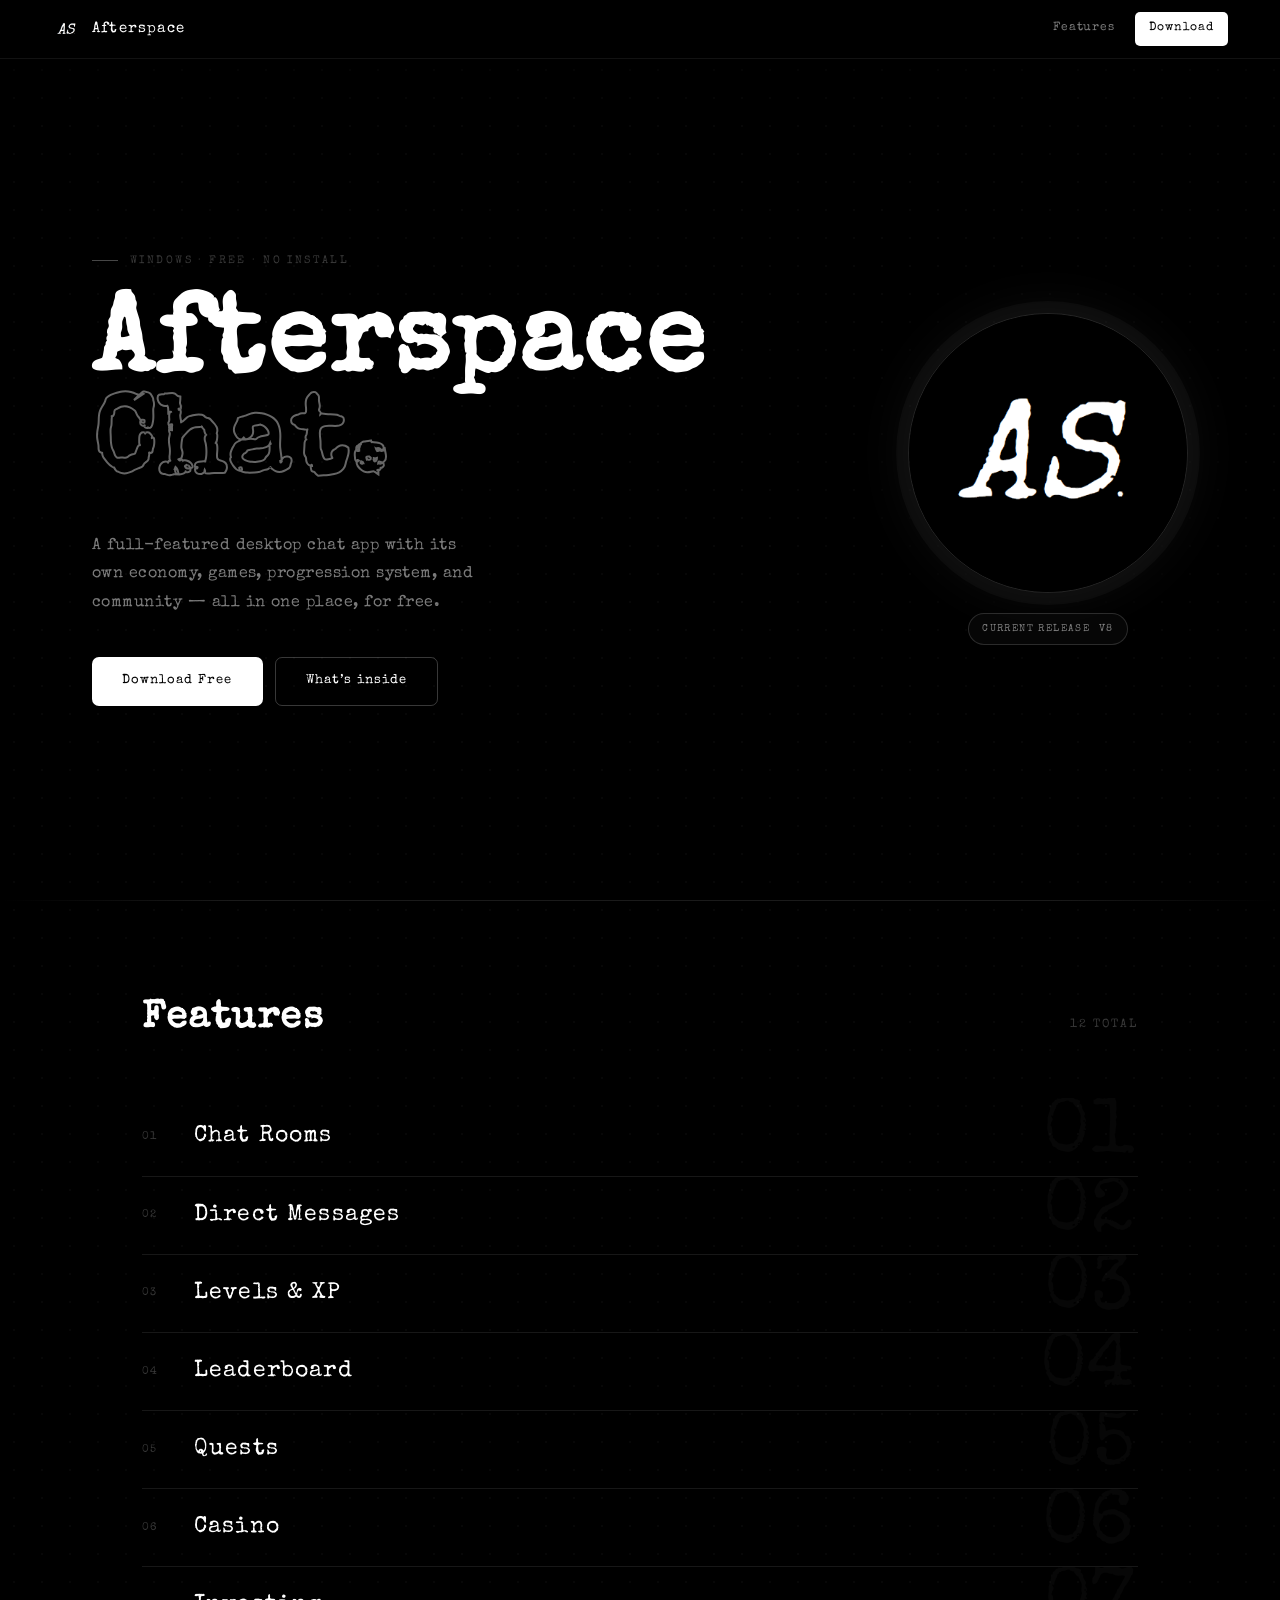
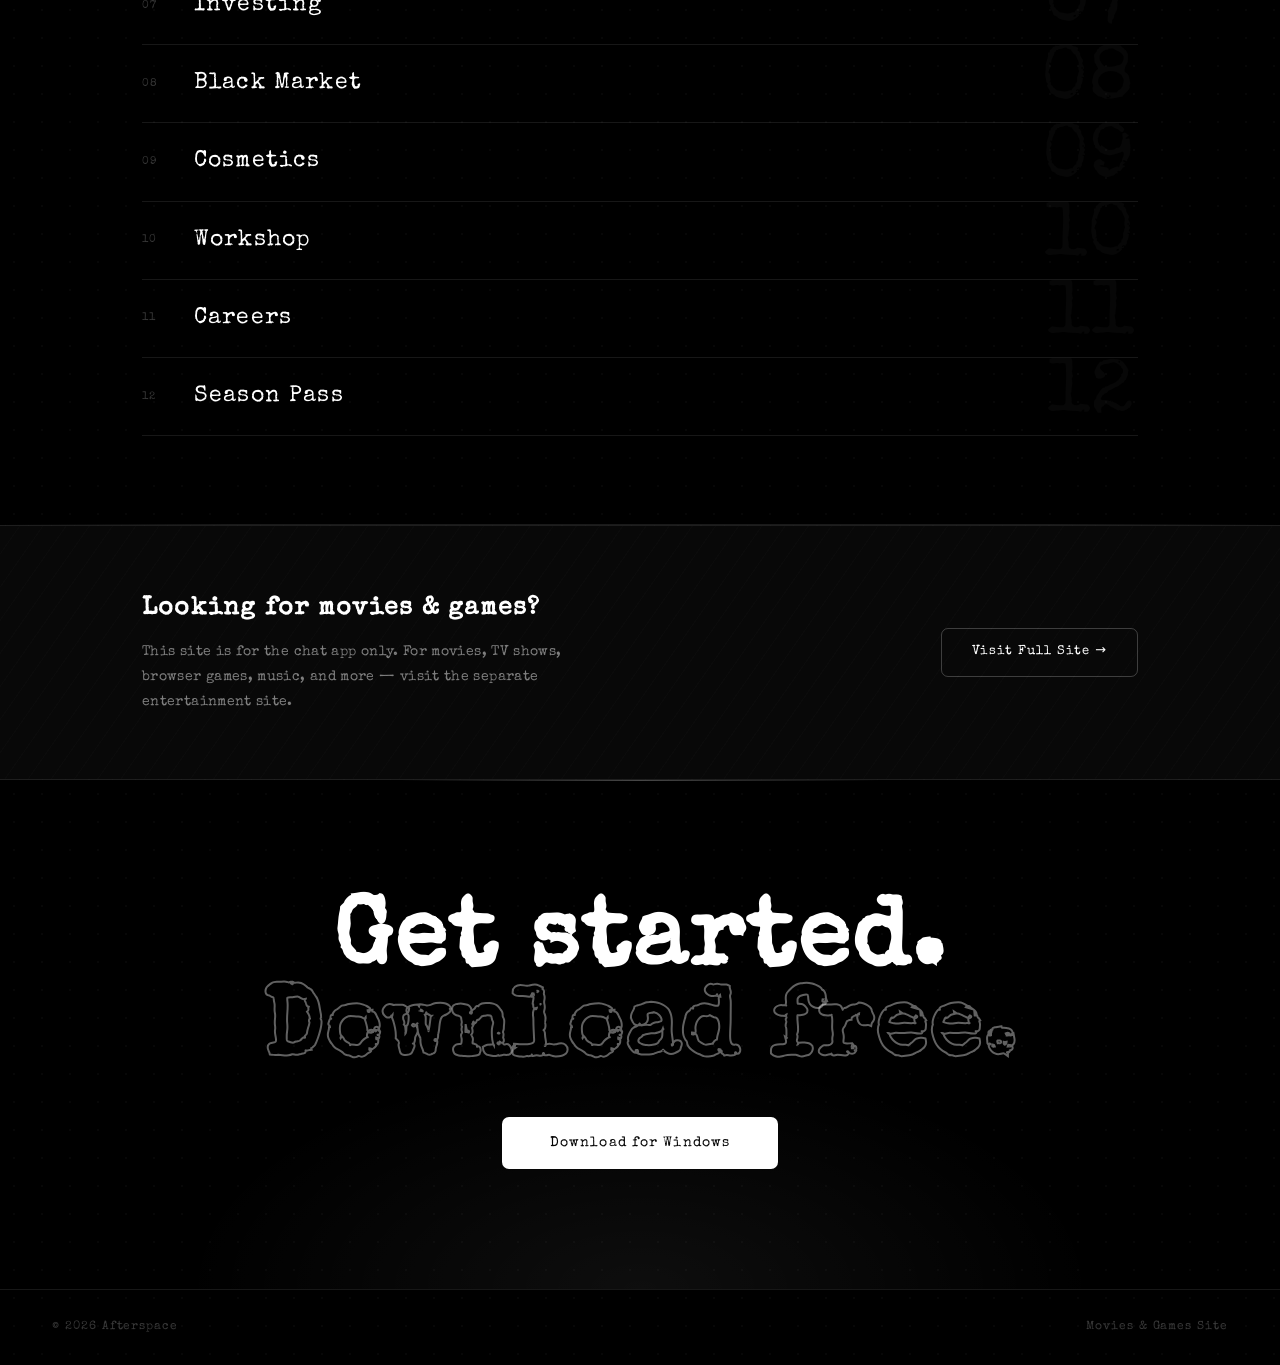
<file: index.html>
<!DOCTYPE html>
<html lang="en">
<head>
  <meta charset="UTF-8">
  <meta name="viewport" content="width=device-width, initial-scale=1.0">
  <title>Afterspace - Chat</title>
  <meta name="description" content="Afterspace is a desktop chat app with custom servers, an economy, games, and community progression.">
  <meta property="og:title" content="Afterspace - Chat">
  <meta property="og:description" content="Download Afterspace V8 for Windows.">
  <meta property="og:image" content="assets/afterspace-logo.png">
  <link rel="icon" type="image/png" href="assets/afterspace-logo.png">
  <link rel="stylesheet" href="assets/style.css">
</head>
<body>

<nav>
  <a class="nav-logo" href="index.html">
    <img src="assets/afterspace-logo.png" alt="Afterspace logo">
    Afterspace
  </a>
  <div class="nav-right">
    <a href="#features">Features</a>
    <a href="download.html" class="nav-dl">Download</a>
  </div>
</nav>

<!-- Hero -->
<section class="hero">
  <div class="hero-left">
    <span class="hero-kicker">Windows &middot; Free &middot; No install</span>
    <h1>
      Afterspace
      <span class="hollow">Chat.</span>
    </h1>
    <p class="hero-desc">
      A full-featured desktop chat app with its own economy,
      games, progression system, and community — all in one place,
      for free.
    </p>
    <div class="hero-btns">
      <a href="download.html" class="btn btn-white">Download Free</a>
      <a href="#features" class="btn btn-outline">What&rsquo;s inside</a>
    </div>
  </div>
  <div class="hero-right">
    <div class="hero-brand">
      <img class="hero-logo" src="assets/afterspace-logo.png" alt="Afterspace">
      <span class="version-chip">Current release&nbsp; V8</span>
    </div>
  </div>
</section>

<hr>

<!-- Features -->
<section class="features" id="features">
  <div class="features-header">
    <h2>Features</h2>
    <span>12 total</span>
  </div>

  <div class="feat-item" data-n="01">
    <span class="feat-n">01</span>
    <span class="feat-name">Chat Rooms</span>
    <span class="feat-tag">Real-time messaging</span>
  </div>
  <div class="feat-item" data-n="02">
    <span class="feat-n">02</span>
    <span class="feat-name">Direct Messages</span>
    <span class="feat-tag">Private conversations</span>
  </div>
  <div class="feat-item" data-n="03">
    <span class="feat-n">03</span>
    <span class="feat-name">Levels &amp; XP</span>
    <span class="feat-tag">Progression system</span>
  </div>
  <div class="feat-item" data-n="04">
    <span class="feat-n">04</span>
    <span class="feat-name">Leaderboard</span>
    <span class="feat-tag">Community rankings</span>
  </div>
  <div class="feat-item" data-n="05">
    <span class="feat-n">05</span>
    <span class="feat-name">Quests</span>
    <span class="feat-tag">Daily &amp; weekly goals</span>
  </div>
  <div class="feat-item" data-n="06">
    <span class="feat-n">06</span>
    <span class="feat-name">Casino</span>
    <span class="feat-tag">In-app games</span>
  </div>
  <div class="feat-item" data-n="07">
    <span class="feat-n">07</span>
    <span class="feat-name">Investing</span>
    <span class="feat-tag">In-app economy</span>
  </div>
  <div class="feat-item" data-n="08">
    <span class="feat-n">08</span>
    <span class="feat-name">Black Market</span>
    <span class="feat-tag">Rare items</span>
  </div>
  <div class="feat-item" data-n="09">
    <span class="feat-n">09</span>
    <span class="feat-name">Cosmetics</span>
    <span class="feat-tag">Profile customisation</span>
  </div>
  <div class="feat-item" data-n="10">
    <span class="feat-n">10</span>
    <span class="feat-name">Workshop</span>
    <span class="feat-tag">Create &amp; trade</span>
  </div>
  <div class="feat-item" data-n="11">
    <span class="feat-n">11</span>
    <span class="feat-name">Careers</span>
    <span class="feat-tag">Passive income</span>
  </div>
  <div class="feat-item" data-n="12">
    <span class="feat-n">12</span>
    <span class="feat-name">Season Pass</span>
    <span class="feat-tag">Seasonal rewards</span>
  </div>

</section>

<hr>

<!-- Elsewhere -->
<div class="elsewhere">
  <div class="inner">
    <div class="elsewhere-copy">
      <h3>Looking for movies &amp; games?</h3>
      <p>
        This site is for the chat app only. For movies, TV shows, browser games,
        music, and more &mdash; visit the separate entertainment site.
      </p>
    </div>
    <a
      href="https://sites.google.com/view/afterspaced/home?authuser=0"
      target="_blank" rel="noopener"
      class="btn btn-outline"
      style="white-space:nowrap;flex-shrink:0;"
    >
      Visit Full Site &rarr;
    </a>
  </div>
</div>

<!-- CTA -->
<div class="cta">
  <h2>
    Get started.
    <span class="hollow">Download free.</span>
  </h2>
  <a href="download.html" class="btn btn-white" style="font-size:14px;padding:15px 48px;">Download for Windows</a>
</div>

<footer>
  <span>&copy; 2026 Afterspace</span>
  <a href="https://sites.google.com/view/afterspaced/home?authuser=0" target="_blank" rel="noopener">Movies &amp; Games Site</a>
</footer>

</body>
</html>
</file>
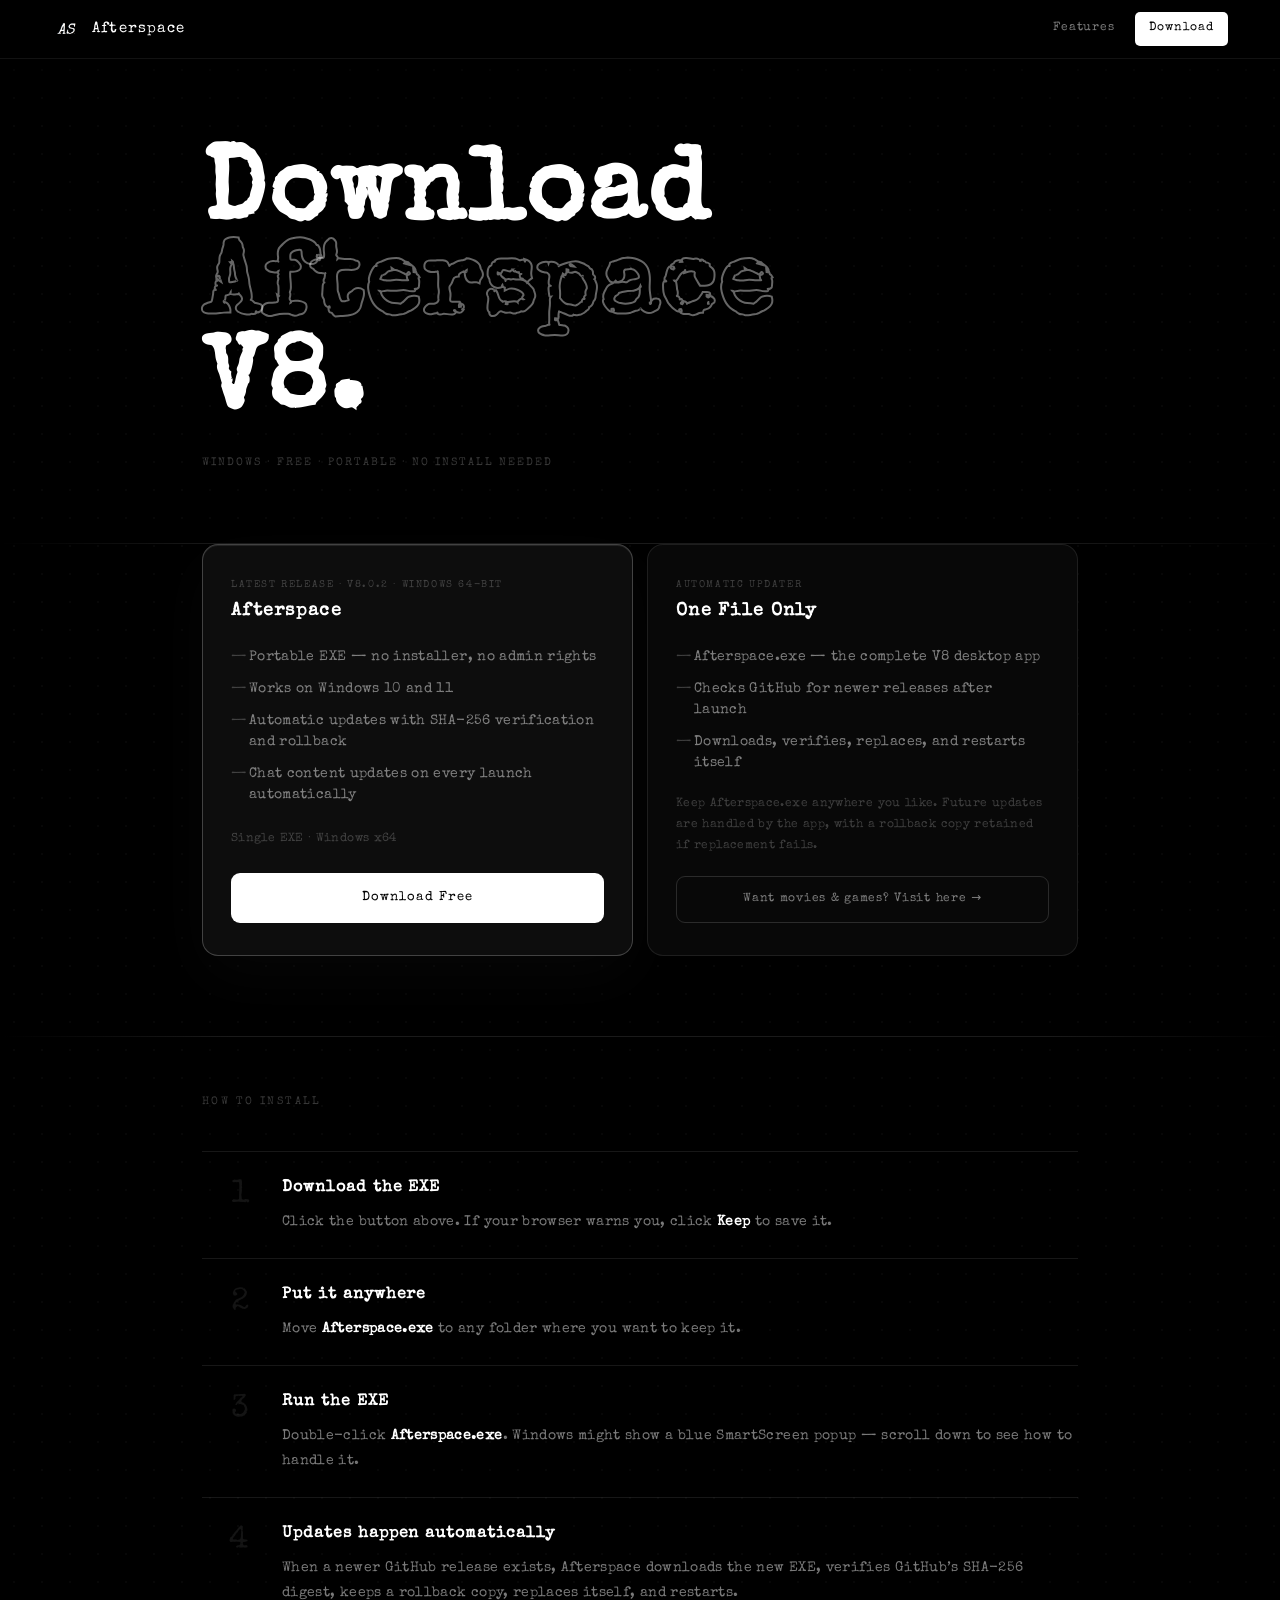
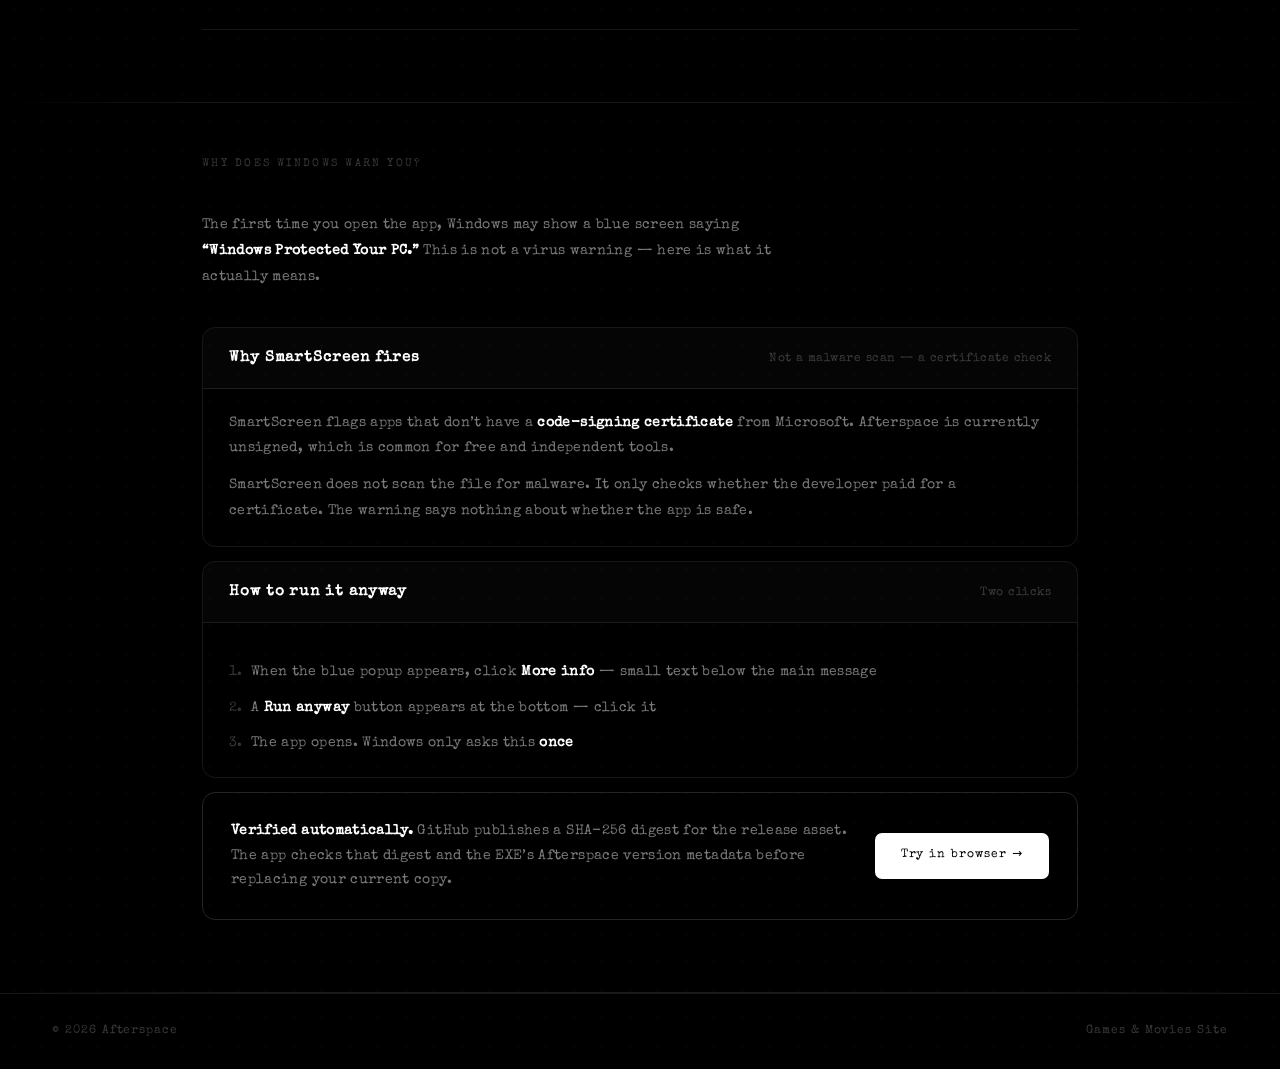
<file: download.html>
<!DOCTYPE html>
<html lang="en">
<head>
  <meta charset="UTF-8">
  <meta name="viewport" content="width=device-width, initial-scale=1.0">
  <title>Download Afterspace V8.0.2</title>
  <meta name="description" content="Download Afterspace V8 for Windows. Free, portable, and no installation required.">
  <meta property="og:title" content="Download Afterspace V8.0.2">
  <meta property="og:image" content="assets/afterspace-logo.png">
  <link rel="icon" type="image/png" href="assets/afterspace-logo.png">
  <link rel="stylesheet" href="assets/style.css">
</head>
<body>

<nav>
  <a class="nav-logo" href="index.html">
    <img src="assets/afterspace-logo.png" alt="Afterspace logo">
    Afterspace
  </a>
  <div class="nav-right">
    <a href="index.html#features">Features</a>
    <a href="download.html" class="nav-dl">Download</a>
  </div>
</nav>

<div class="dl-hero">
  <h1>
    Download
    <span class="hollow">Afterspace</span>
    V8.
  </h1>
  <p class="dl-hero-sub">Windows &middot; Free &middot; Portable &middot; No install needed</p>
</div>

<hr>

<div class="dl-cards">

  <div class="dl-card primary">
    <div>
      <p class="dl-card-label">Latest Release &middot; V8.0.2 &middot; Windows 64-bit</p>
      <h3>Afterspace</h3>
    </div>
    <ul class="dl-list">
      <li>Portable EXE &mdash; no installer, no admin rights</li>
      <li>Works on Windows 10 and 11</li>
      <li>Automatic updates with SHA-256 verification and rollback</li>
      <li>Chat content updates on every launch automatically</li>
    </ul>
    <p class="dl-card-note">Single EXE &middot; Windows x64</p>
    <a
      href="https://github.com/V3RT1G06/Afterspace-Publisher/releases/latest/download/Afterspace.exe"
      class="btn-dl"
      download
    >
      Download Free
    </a>
  </div>

  <div class="dl-card">
    <div>
      <p class="dl-card-label">Automatic Updater</p>
      <h3>One File Only</h3>
    </div>
    <ul class="dl-list">
      <li>Afterspace.exe &mdash; the complete V8 desktop app</li>
      <li>Checks GitHub for newer releases after launch</li>
      <li>Downloads, verifies, replaces, and restarts itself</li>
    </ul>
    <p class="dl-card-note">
      Keep Afterspace.exe anywhere you like. Future updates are handled by the app,
      with a rollback copy retained if replacement fails.
    </p>
    <a
      href="https://sites.google.com/view/afterspaced/home?authuser=0"
      target="_blank" rel="noopener"
      class="btn-alt"
    >
      Want movies &amp; games? Visit here &rarr;
    </a>
  </div>

</div>

<hr>

<div class="dl-section">
  <p class="dl-section-label">How to Install</p>
  <div class="step-list">
    <div class="step">
      <span class="step-n">1</span>
      <div class="step-body">
        <h4>Download the EXE</h4>
        <p>Click the button above. If your browser warns you, click <b>Keep</b> to save it.</p>
      </div>
    </div>
    <div class="step">
      <span class="step-n">2</span>
      <div class="step-body">
        <h4>Put it anywhere</h4>
        <p>Move <b>Afterspace.exe</b> to any folder where you want to keep it.</p>
      </div>
    </div>
    <div class="step">
      <span class="step-n">3</span>
      <div class="step-body">
        <h4>Run the EXE</h4>
        <p>Double-click <b>Afterspace.exe</b>. Windows might show a blue SmartScreen popup &mdash; scroll down to see how to handle it.</p>
      </div>
    </div>
    <div class="step">
      <span class="step-n">4</span>
      <div class="step-body">
        <h4>Updates happen automatically</h4>
        <p>When a newer GitHub release exists, Afterspace downloads the new EXE, verifies GitHub&rsquo;s SHA-256 digest, keeps a rollback copy, replaces itself, and restarts.</p>
      </div>
    </div>
  </div>
</div>

<hr>

<div class="dl-section" style="padding-top:52px;">
  <p class="dl-section-label">Why does Windows warn you?</p>
  <p style="font-size:.9rem;color:var(--dim);letter-spacing:.025em;line-height:1.8;max-width:600px;margin-bottom:36px;">
    The first time you open the app, Windows may show a blue screen saying
    <b style="color:var(--white)">&ldquo;Windows Protected Your PC.&rdquo;</b>
    This is not a virus warning &mdash; here is what it actually means.
  </p>

  <div class="ss-box">
    <div class="ss-box-head">
      <h4>Why SmartScreen fires</h4>
      <span>Not a malware scan &mdash; a certificate check</span>
    </div>
    <div class="ss-box-body">
      <p>SmartScreen flags apps that don&rsquo;t have a <b>code-signing certificate</b> from Microsoft. Afterspace is currently unsigned, which is common for free and independent tools.</p>
      <p>SmartScreen does not scan the file for malware. It only checks whether the developer paid for a certificate. The warning says nothing about whether the app is safe.</p>
    </div>
  </div>

  <div class="ss-box">
    <div class="ss-box-head">
      <h4>How to run it anyway</h4>
      <span>Two clicks</span>
    </div>
    <div class="ss-box-body">
      <ul class="ss-steps">
        <li data-n="1.">When the blue popup appears, click <b>More info</b> &mdash; small text below the main message</li>
        <li data-n="2.">A <b>Run anyway</b> button appears at the bottom &mdash; click it</li>
        <li data-n="3.">The app opens. Windows only asks this <b>once</b></li>
      </ul>
    </div>
  </div>

  <div class="verify-strip">
    <p><b>Verified automatically.</b> GitHub publishes a SHA-256 digest for the release asset. The app checks that digest and the EXE&rsquo;s Afterspace version metadata before replacing your current copy.</p>
    <a
      href="https://sites.google.com/view/afterspaced/home?authuser=0"
      target="_blank" rel="noopener"
      class="btn btn-white"
      style="flex-shrink:0;white-space:nowrap;padding:13px 26px;font-size:12px;letter-spacing:.08em;"
    >
      Try in browser &rarr;
    </a>
  </div>
</div>

<hr>

<footer>
  <span>&copy; 2026 Afterspace</span>
  <a href="https://sites.google.com/view/afterspaced/home?authuser=0" target="_blank" rel="noopener">Games &amp; Movies Site</a>
</footer>

</body>
</html>
</file>
<file: assets/style.css>
@import url('https://fonts.googleapis.com/css2?family=Special+Elite&display=swap');

*, *::before, *::after { box-sizing: border-box; margin: 0; padding: 0; }

:root {
  --bg:    #000;
  --s1:    #080808;
  --white: #fff;
  --dim:   rgba(255,255,255,.48);
  --dim2:  rgba(255,255,255,.22);
  --line:  rgba(255,255,255,.09);
}

html { scroll-behavior: smooth; }
*, input, button, textarea, select { font-family: 'Special Elite', system-ui, sans-serif; }

body {
  background: var(--bg);
  background-image: radial-gradient(rgba(255,255,255,.028) 1px, transparent 1px);
  background-size: 28px 28px;
  color: var(--white);
  font-size: 16px;
  line-height: 1.6;
  overflow-x: hidden;
}

a { color: inherit; text-decoration: none; }

/* ── Nav ─────────────────────────────────────────── */
nav {
  position: fixed; top: 0; left: 0; right: 0; z-index: 200;
  height: 58px;
  display: flex; align-items: center;
  padding: 0 52px;
  background: rgba(0,0,0,.82);
  backdrop-filter: blur(18px);
  -webkit-backdrop-filter: blur(18px);
  box-shadow: 0 1px 0 rgba(255,255,255,.07), 0 8px 28px rgba(0,0,0,.55);
}
.nav-logo {
  display: flex; align-items: center; gap: 10px;
  font-size: 15px; letter-spacing: .08em; color: var(--white);
}
.nav-logo img { width: 30px; height: 30px; border-radius: 7px; object-fit: cover; }
.nav-right { margin-left: auto; display: flex; align-items: center; gap: 6px; }
.nav-right a {
  font-size: 12px; letter-spacing: .08em; color: var(--dim);
  padding: 7px 14px; border-radius: 5px;
  transition: color .12s, background .12s;
}
.nav-right a:hover { color: var(--white); background: rgba(255,255,255,.07); }
.nav-dl { background: var(--white) !important; color: #000 !important; }
.nav-dl:hover { opacity: .82 !important; }

/* ── Buttons ─────────────────────────────────────── */
.btn {
  display: inline-flex; align-items: center; gap: 8px;
  padding: 13px 30px; border-radius: 7px;
  font-size: 13px; letter-spacing: .08em;
  transition: opacity .12s, transform .1s;
  cursor: pointer; border: none; outline: none;
  text-decoration: none;
}
.btn:active { transform: scale(.97); }
.btn-white  { background: var(--white); color: #000; }
.btn-white:hover { opacity: .82; }
.btn-outline {
  background: transparent; color: var(--white);
  border: 1px solid rgba(255,255,255,.22);
}
.btn-outline:hover { border-color: rgba(255,255,255,.55); }

hr {
  border: none;
  height: 1px;
  background: linear-gradient(90deg, transparent 0%, rgba(255,255,255,.1) 18%, rgba(255,255,255,.1) 82%, transparent 100%);
}

/* ── Hero ────────────────────────────────────────── */
.hero {
  min-height: 100vh;
  display: flex; align-items: center;
  padding: 58px 52px 0;
  gap: 60px;
  max-width: 1200px;
  margin: 0 auto;
}

.hero-left { flex: 1; min-width: 0; }

.hero-kicker {
  font-size: 11px; letter-spacing: .22em; text-transform: uppercase;
  color: var(--dim2); margin-bottom: 28px;
  display: flex; align-items: center; gap: 12px;
}
.hero-kicker::before {
  content: '';
  display: block; width: 26px; height: 1px;
  background: rgba(255,255,255,.28); flex-shrink: 0;
}

.hero-left h1 {
  font-size: clamp(3.8rem, 8.5vw, 8rem);
  line-height: .93; letter-spacing: .02em;
  color: var(--white); margin-bottom: 32px;
}
.hero-left h1 .hollow {
  display: block; color: transparent;
  -webkit-text-stroke: 2px rgba(255,255,255,.4);
}

.hero-desc {
  font-size: .98rem; color: var(--dim);
  line-height: 1.82; letter-spacing: .03em;
  max-width: 400px; margin-bottom: 40px;
}

.hero-btns { display: flex; gap: 12px; flex-wrap: wrap; }

.hero-right {
  flex-shrink: 0;
  display: flex; align-items: center; justify-content: center;
}
.hero-brand { display:flex; flex-direction:column; align-items:center; gap:20px; }
.hero-logo {
  width: clamp(180px, 22vw, 280px);
  height: clamp(180px, 22vw, 280px);
  border-radius: 50%; object-fit: cover;
  border: 1px solid rgba(255,255,255,.14);
  box-shadow:
    0 0 0 12px rgba(255,255,255,.03),
    0 0 60px rgba(255,255,255,.06),
    0 32px 80px rgba(0,0,0,.9);
  animation: logoGlow 5s ease-in-out infinite;
}
.version-chip {
  border: 1px solid rgba(255,255,255,.15);
  border-radius: 999px;
  padding: 7px 13px;
  color: var(--dim);
  font-size: 10px;
  letter-spacing: .14em;
  text-transform: uppercase;
  background: rgba(255,255,255,.025);
}
@keyframes logoGlow {
  0%, 100% {
    box-shadow:
      0 0 0 12px rgba(255,255,255,.03),
      0 0 60px rgba(255,255,255,.06),
      0 32px 80px rgba(0,0,0,.9);
  }
  50% {
    box-shadow:
      0 0 0 22px rgba(255,255,255,.055),
      0 0 100px rgba(255,255,255,.12),
      0 32px 80px rgba(0,0,0,.9);
  }
}
@media (prefers-reduced-motion: reduce) { .hero-logo { animation: none; } }

@media (max-width: 820px) {
  .hero { flex-direction: column-reverse; align-items: flex-start; padding-top: 100px; gap: 32px; }
  .hero-logo { width: 120px; height: 120px; }
  .hero-left h1 { font-size: clamp(3rem, 13vw, 5rem); }
  .hero-desc { max-width: 100%; }
}
@media (max-width: 520px) {
  .hero { padding-left: 24px; padding-right: 24px; }
}

/* ── Features ────────────────────────────────────── */
.features {
  max-width: 1100px; margin: 0 auto;
  padding: 88px 52px;
}
@media (max-width: 520px) { .features { padding: 64px 24px; } }

.features-header {
  display: flex; align-items: baseline;
  justify-content: space-between;
  margin-bottom: 48px;
}
.features-header h2 {
  font-size: clamp(1.6rem, 3vw, 2.4rem);
  letter-spacing: .04em;
}
.features-header span {
  font-size: .75rem; letter-spacing: .16em;
  text-transform: uppercase; color: var(--dim2);
}

.feat-item {
  display: flex; align-items: center;
  gap: 28px; padding: 20px 0;
  border-bottom: 1px solid var(--line);
  transition: padding-left .18s ease, background .18s;
  cursor: default;
  position: relative; overflow: hidden;
}
.feat-item:first-of-type { border-top: 1px solid var(--line); }
.feat-item:hover { padding-left: 10px; background: rgba(255,255,255,.018); }

/* Ghost number watermark — large, pulled right, dims in on hover */
.feat-item::after {
  content: attr(data-n);
  position: absolute; right: 4px; top: 50%;
  transform: translateY(-50%);
  font-size: 4.8rem; line-height: 1;
  color: rgba(255,255,255,.028);
  pointer-events: none; user-select: none;
  transition: color .2s, right .2s;
  z-index: 0;
}
.feat-item:hover::after { color: rgba(255,255,255,.07); right: 8px; }

.feat-n {
  font-size: 11px; letter-spacing: .08em; color: var(--dim2);
  flex-shrink: 0; width: 24px;
  position: relative; z-index: 1;
}
.feat-name {
  font-size: clamp(1.05rem, 2vw, 1.45rem);
  letter-spacing: .05em; color: var(--white);
  flex: 1;
  position: relative; z-index: 1;
}
.feat-tag {
  font-size: .72rem; letter-spacing: .1em; text-transform: uppercase;
  color: var(--dim2); flex-shrink: 0;
  display: none;
  position: relative; z-index: 1;
}
.feat-item:hover .feat-tag { display: block; }

@media (max-width: 600px) {
  .feat-item { gap: 16px; }
  .feat-name { font-size: 1rem; }
  .feat-tag { display: none !important; }
}

/* ── Elsewhere ───────────────────────────────────── */
.elsewhere {
  background: var(--s1);
  background-image: repeating-linear-gradient(
    -55deg,
    transparent,
    transparent 18px,
    rgba(255,255,255,.013) 18px,
    rgba(255,255,255,.013) 19px
  );
  border-top: 1px solid var(--line);
  border-bottom: 1px solid var(--line);
}
.elsewhere .inner {
  max-width: 1100px; margin: 0 auto;
  padding: 64px 52px;
  display: flex; align-items: center;
  justify-content: space-between;
  gap: 40px; flex-wrap: wrap;
}
@media (max-width: 520px) { .elsewhere .inner { padding: 52px 24px; } }

.elsewhere-copy h3 {
  font-size: clamp(1.1rem, 2.5vw, 1.55rem);
  letter-spacing: .05em; margin-bottom: 10px;
}
.elsewhere-copy p {
  font-size: .9rem; color: var(--dim);
  letter-spacing: .025em; line-height: 1.75;
  max-width: 440px;
}

/* ── CTA ─────────────────────────────────────────── */
.cta {
  text-align: center;
  padding: 120px 52px;
  position: relative; overflow: hidden;
}
.cta::before {
  content: '';
  position: absolute; top: 0; left: 50%; transform: translateX(-50%);
  width: 480px; height: 1px;
  background: linear-gradient(90deg, transparent, rgba(255,255,255,.28), transparent);
}
.cta::after {
  content: '';
  position: absolute; bottom: 0; left: 50%;
  transform: translateX(-50%);
  width: 100%; height: 70%;
  background: radial-gradient(ellipse 55% 100% at 50% 100%, rgba(255,255,255,.055) 0%, transparent 65%);
  pointer-events: none;
}
.cta h2 {
  font-size: clamp(3rem, 7.5vw, 6.5rem);
  line-height: .94; letter-spacing: .02em;
  margin-bottom: 36px;
}
.cta h2 .hollow {
  display: block; color: transparent;
  -webkit-text-stroke: 2px rgba(255,255,255,.38);
}

@media (max-width: 520px) { .cta { padding: 80px 24px; } }

/* ── Footer ──────────────────────────────────────── */
footer {
  padding: 28px 52px;
  border-top: 1px solid var(--line);
  display: flex; align-items: center;
  justify-content: space-between;
  flex-wrap: wrap; gap: 12px;
  font-size: .74rem; letter-spacing: .08em; color: var(--dim2);
}
footer a {
  color: var(--dim2);
  text-decoration: underline;
  text-decoration-color: transparent;
  text-underline-offset: 3px;
  transition: color .12s, text-decoration-color .12s;
}
footer a:hover { color: var(--white); text-decoration-color: rgba(255,255,255,.4); }
@media (max-width: 520px) { footer { padding: 24px; flex-direction: column; text-align: center; } }

/* ══════════════════════════════════════════════════
   DOWNLOAD PAGE
══════════════════════════════════════════════════ */
.dl-hero {
  padding: 150px 52px 72px;
  max-width: 980px; margin: 0 auto;
}
.dl-hero h1 {
  font-size: clamp(3.2rem, 8vw, 7rem);
  line-height: .93; letter-spacing: .02em; margin-bottom: 18px;
}
.dl-hero h1 .hollow {
  display: block; color: transparent;
  -webkit-text-stroke: 2px rgba(255,255,255,.4);
}
.dl-hero-sub {
  font-size: 11px; letter-spacing: .18em;
  text-transform: uppercase; color: var(--dim2);
}

.dl-cards {
  max-width: 980px; margin: 0 auto;
  padding: 0 52px 80px;
  display: grid; grid-template-columns: 1fr 1fr; gap: 14px;
}
@media (max-width: 640px) {
  .dl-hero { padding: 120px 24px 56px; }
  .dl-cards { grid-template-columns: 1fr; padding-left: 24px; padding-right: 24px; }
}

.dl-card {
  background: var(--s1);
  border: 1px solid var(--line);
  border-radius: 16px; padding: 32px 28px;
  display: flex; flex-direction: column; gap: 20px;
}
.dl-card.primary {
  border-color: rgba(255,255,255,.22);
  background: #0d0d0d;
  box-shadow:
    0 20px 60px rgba(255,255,255,.025),
    inset 0 1px 0 rgba(255,255,255,.09);
}

.dl-card-label {
  font-size: 10px; letter-spacing: .16em;
  text-transform: uppercase; color: var(--dim2);
}
.dl-card h3 { font-size: 1.15rem; letter-spacing: .07em; margin-top: 4px; }

.dl-list {
  list-style: none;
  display: flex; flex-direction: column; gap: 11px;
}
.dl-list li {
  font-size: .88rem; color: var(--dim);
  letter-spacing: .025em; line-height: 1.5;
  padding-left: 18px; position: relative;
}
.dl-list li::before { content: '—'; position: absolute; left: 0; color: var(--dim2); }

.dl-card-note {
  font-size: .76rem; color: var(--dim2);
  letter-spacing: .03em; line-height: 1.7; margin-top: auto;
}

.btn-dl {
  display: flex; align-items: center; justify-content: center;
  padding: 15px 20px;
  background: var(--white); color: #000;
  border-radius: 9px; font-size: 13px; letter-spacing: .08em;
  transition: opacity .12s; margin-top: auto;
}
.btn-dl:hover { opacity: .82; }

.btn-alt {
  display: flex; align-items: center; justify-content: center;
  padding: 13px 20px;
  color: var(--dim);
  border: 1px solid rgba(255,255,255,.14);
  border-radius: 9px; font-size: 12px; letter-spacing: .06em;
  transition: color .12s, border-color .12s; margin-top: auto;
}
.btn-alt:hover { color: var(--white); border-color: rgba(255,255,255,.36); }

/* ── Install steps ── */
.dl-section {
  max-width: 980px; margin: 0 auto;
  padding: 56px 52px 72px;
}
@media (max-width: 520px) { .dl-section { padding-left: 24px; padding-right: 24px; } }

.dl-section-label {
  font-size: 11px; letter-spacing: .22em;
  text-transform: uppercase; color: var(--dim2); margin-bottom: 40px;
}

.step-list { display: flex; flex-direction: column; }
.step {
  display: flex; gap: 32px; padding: 24px 0;
  border-bottom: 1px solid var(--line);
  transition: padding-left .15s;
}
.step:first-child { border-top: 1px solid var(--line); }
.step:hover { padding-left: 6px; }
.step-n {
  font-size: 2rem; line-height: 1; letter-spacing: .04em;
  color: rgba(255,255,255,.08);
  flex-shrink: 0; padding-top: 4px; width: 48px; text-align: right;
  transition: color .15s;
}
.step:hover .step-n { color: rgba(255,255,255,.22); }
.step-body h4 { font-size: 1rem; letter-spacing: .06em; margin-bottom: 8px; }
.step-body p  { font-size: .88rem; color: var(--dim); letter-spacing: .025em; line-height: 1.75; }
.step-body p b { color: var(--white); }

/* ── SmartScreen ── */
.ss-box {
  border: 1px solid var(--line); border-radius: 13px;
  overflow: hidden; margin-bottom: 14px;
}
.ss-box-head {
  padding: 18px 26px; border-bottom: 1px solid var(--line);
  display: flex; align-items: baseline;
  justify-content: space-between; gap: 12px; flex-wrap: wrap;
  background: rgba(255,255,255,.02);
}
.ss-box-head h4 { font-size: .95rem; letter-spacing: .06em; }
.ss-box-head span { font-size: .74rem; color: var(--dim2); letter-spacing: .04em; }
.ss-box-body {
  padding: 22px 26px;
  font-size: .88rem; color: var(--dim);
  line-height: 1.8; letter-spacing: .025em;
}
.ss-box-body p + p { margin-top: 12px; }
.ss-box-body b { color: var(--white); }

.ss-steps {
  margin-top: 16px; list-style: none;
  display: flex; flex-direction: column; gap: 12px;
}
.ss-steps li {
  padding-left: 22px; position: relative;
  font-size: .88rem; color: var(--dim);
  letter-spacing: .025em; line-height: 1.65;
}
.ss-steps li::before { content: attr(data-n); position: absolute; left: 0; color: var(--dim2); }
.ss-steps li b { color: var(--white); }

.verify-strip {
  display: flex; align-items: center; gap: 24px;
  border: 1px solid rgba(255,255,255,.14);
  border-radius: 13px; padding: 26px 28px;
  flex-wrap: wrap; margin-top: 14px;
}
.verify-strip p { flex: 1; min-width: 200px; font-size: .88rem; color: var(--dim); letter-spacing: .025em; line-height: 1.75; }
.verify-strip b { color: var(--white); }
</file>
